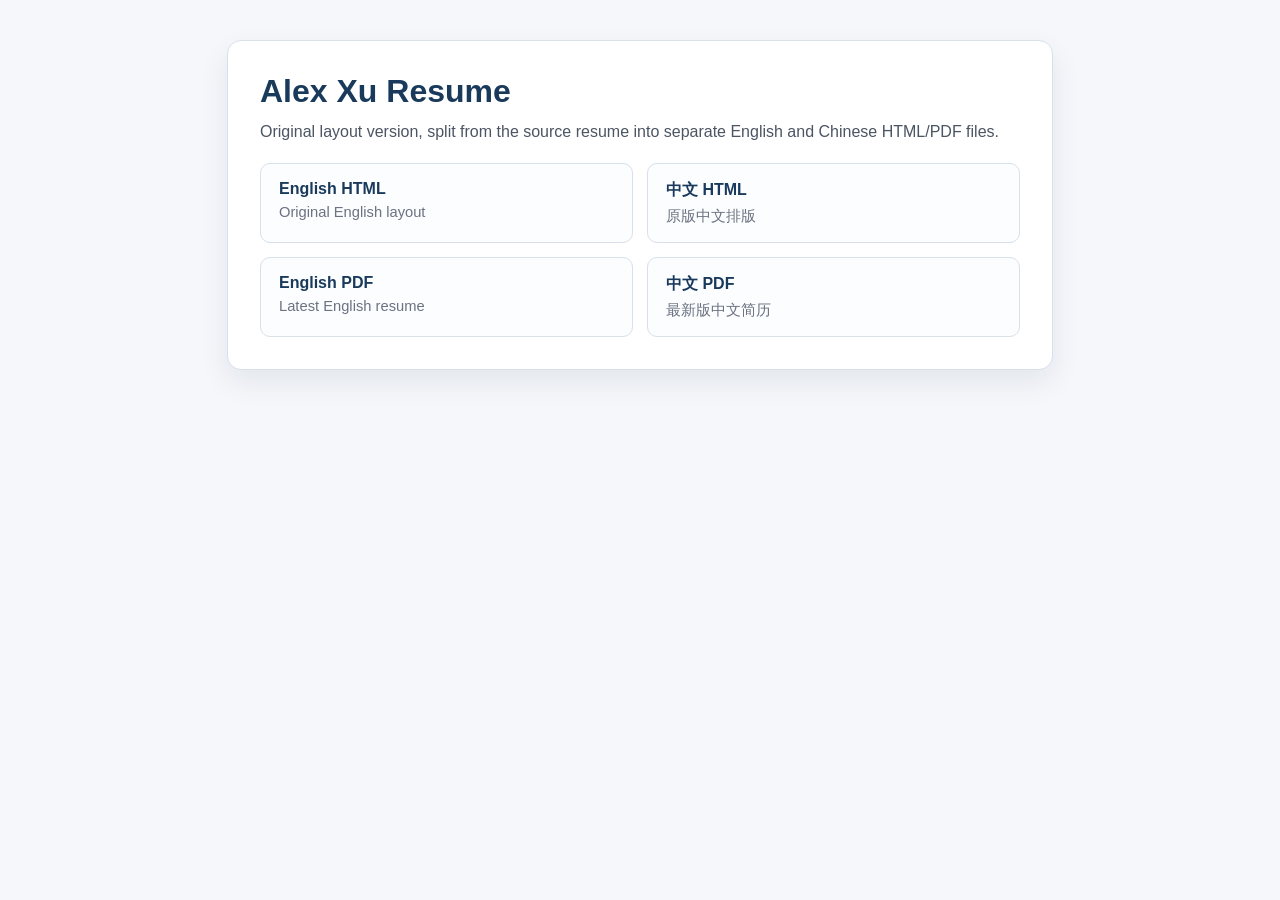
<file: index.html>
<!DOCTYPE html>
<html lang="en">
<head>
<meta charset="UTF-8">
<meta name="viewport" content="width=device-width, initial-scale=1.0">
<title>Alex Xu Resume</title>
<style>
  body {
    margin: 0;
    padding: 40px 20px;
    font-family: "Segoe UI", "Microsoft YaHei", sans-serif;
    color: #1f2937;
    background: #f5f7fb;
  }
  .wrap {
    max-width: 760px;
    margin: 0 auto;
    background: #fff;
    border: 1px solid #d8e0ea;
    border-radius: 14px;
    padding: 32px;
    box-shadow: 0 12px 30px rgba(15, 23, 42, 0.08);
  }
  h1 {
    margin: 0 0 8px;
    color: #1a3a5c;
    font-size: 2rem;
  }
  p {
    margin: 0 0 18px;
    color: #4b5563;
    line-height: 1.7;
  }
  .links {
    display: grid;
    grid-template-columns: 1fr 1fr;
    gap: 14px;
  }
  a {
    display: block;
    padding: 16px 18px;
    border: 1px solid #d8e0ea;
    border-radius: 10px;
    color: #1a3a5c;
    text-decoration: none;
    background: #fbfdff;
    font-weight: 600;
  }
  a span {
    display: block;
    margin-top: 6px;
    color: #6b7280;
    font-size: 0.92rem;
    font-weight: 400;
  }
  @media (max-width: 700px) {
    .links { grid-template-columns: 1fr; }
  }
</style>
</head>
<body>
  <div class="wrap">
    <h1>Alex Xu Resume</h1>
    <p>Original layout version, split from the source resume into separate English and Chinese HTML/PDF files.</p>
    <div class="links">
      <a href="./resume-en.html">English HTML<span>Original English layout</span></a>
      <a href="./resume-zh.html">中文 HTML<span>原版中文排版</span></a>
      <a href="./pdf/Alex-Xu-Resume-EN.pdf">English PDF<span>Latest English resume</span></a>
      <a href="./pdf/Alex-Xu-Resume-ZH.pdf">中文 PDF<span>最新版中文简历</span></a>
    </div>
  </div>
</body>
</html>
</file>
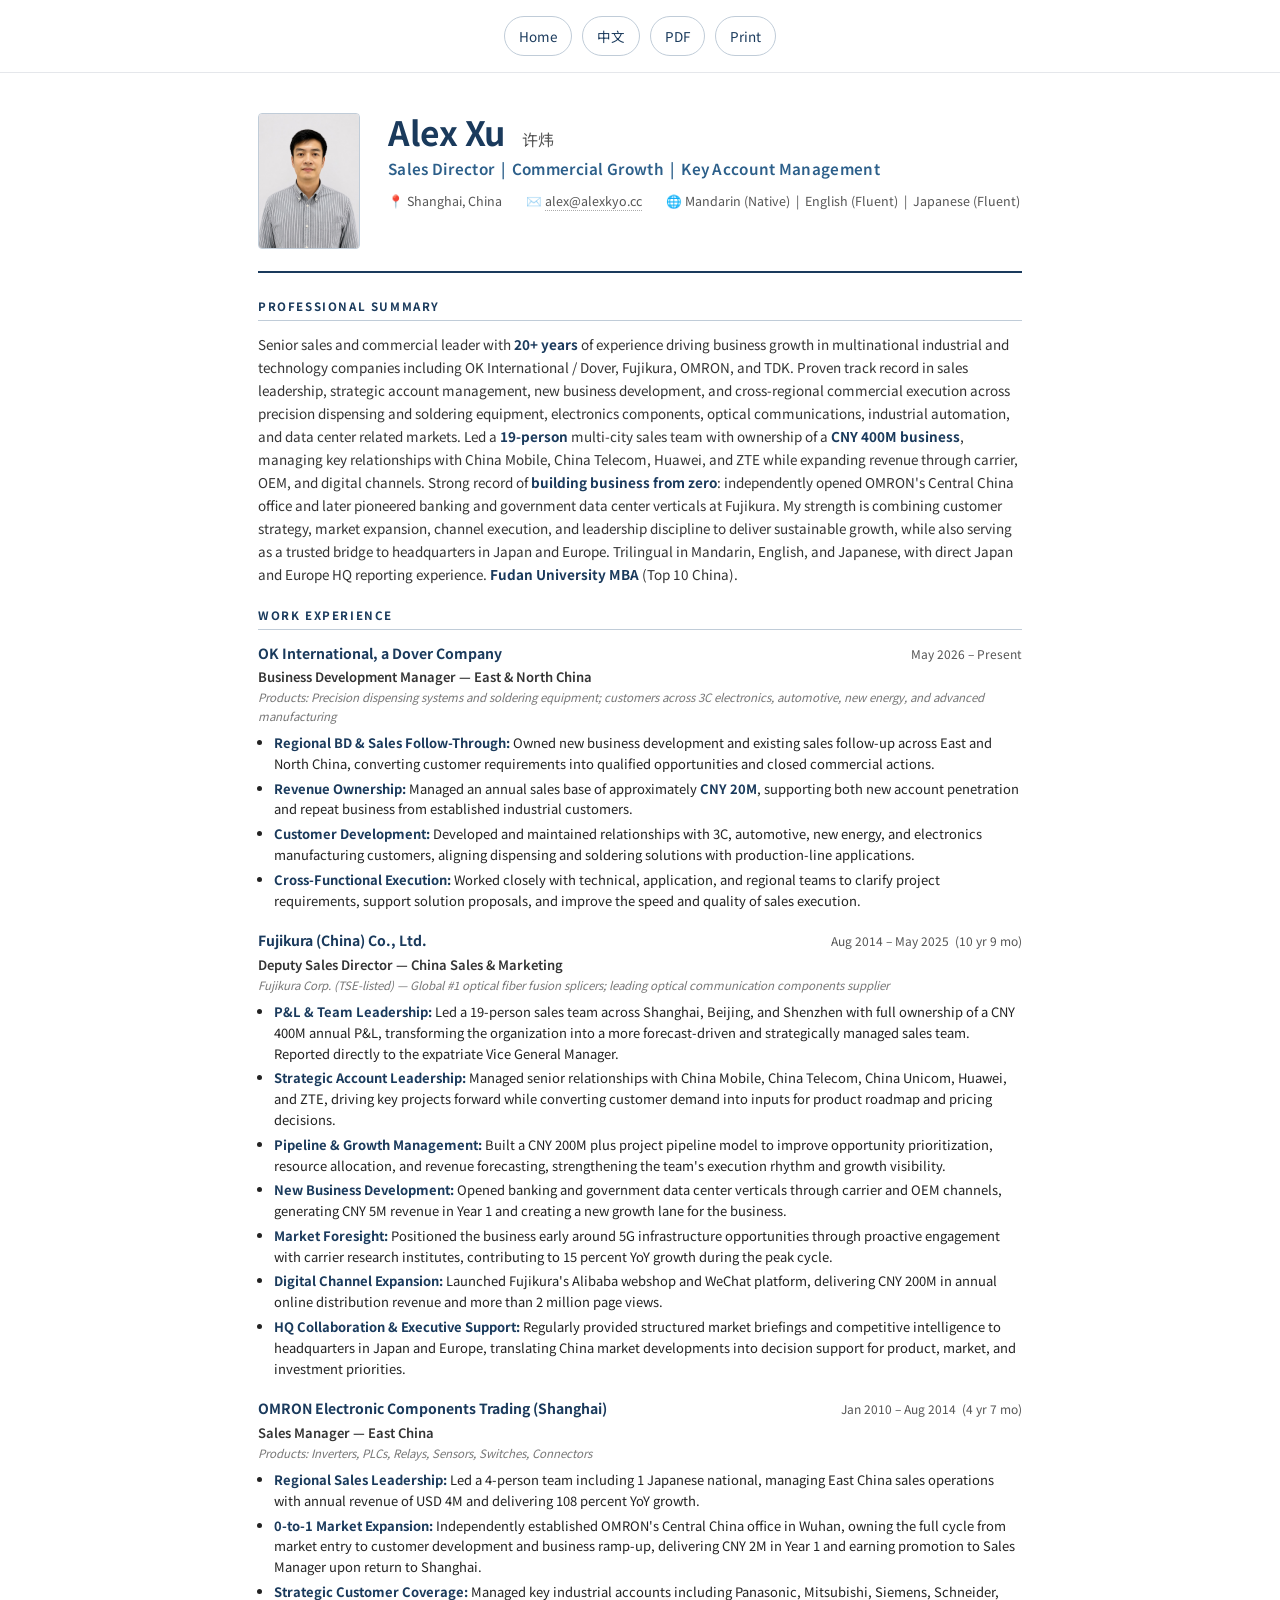
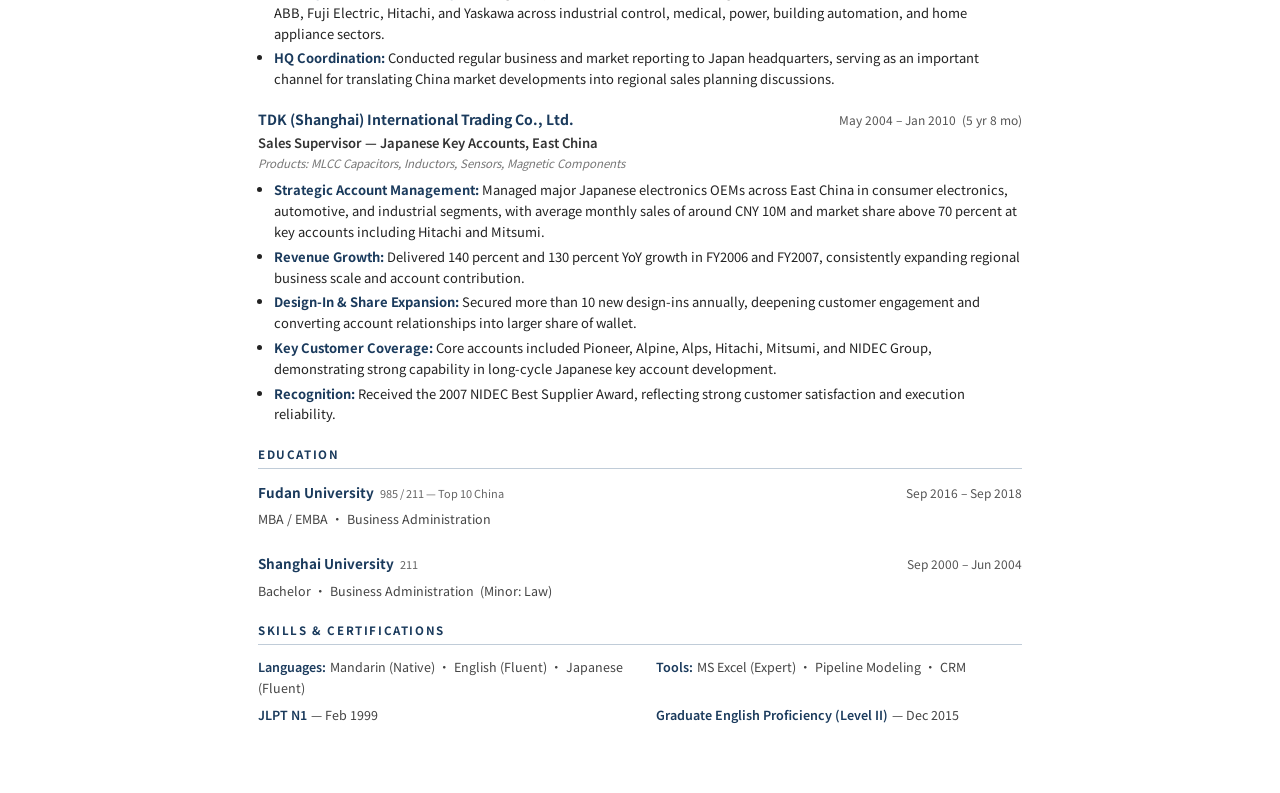
<file: resume-en.html>
<!DOCTYPE html>
<html lang="en">
<head>
<meta charset="UTF-8">
<meta name="viewport" content="width=device-width, initial-scale=1.0">
<title>Alex Xu — Resume (English)</title>
<link rel="preconnect" href="https://fonts.googleapis.com">
<link rel="stylesheet" href="https://fonts.googleapis.com/css2?family=Fira+Code:wght@400;500;600;700&family=Noto+Sans+SC:wght@400;500;700&display=swap">
<style>
  :root {
    --accent: #1a3a5c;
    --accent-light: #2c5f8a;
    --rule: #c0ccd8;
    --muted: #555;
    --body-font: Aptos, 'Segoe UI', 'Noto Sans SC', 'Microsoft YaHei', Arial, sans-serif;
    --page-width: 860px;
  }
  * { box-sizing: border-box; margin: 0; padding: 0; }
  body {
    font-family: var(--body-font);
    font-size: 13.5px;
    line-height: 1.65;
    color: #222;
    background: #fff;
  }
  .toolbar {
    position: sticky;
    top: 0;
    z-index: 10;
    display: flex;
    gap: 10px;
    justify-content: center;
    padding: 16px;
    background: rgba(255,255,255,0.92);
    border-bottom: 1px solid #e5e7eb;
  }
  .toolbar a,
  .toolbar button {
    font: inherit;
    color: var(--accent);
    border: 1px solid var(--rule);
    background: #fff;
    border-radius: 999px;
    padding: 8px 14px;
    text-decoration: none;
    cursor: pointer;
  }
  .page {
    max-width: var(--page-width);
    margin: 0 auto;
    padding: 40px 48px 48px;
  }
  .header {
    display: flex;
    align-items: flex-start;
    gap: 28px;
    padding-bottom: 22px;
    border-bottom: 2px solid var(--accent);
    margin-bottom: 24px;
  }
  .header-photo {
    width: 102px;
    height: 136px;
    object-fit: cover;
    object-position: center top;
    border-radius: 4px;
    border: 1px solid var(--rule);
    flex-shrink: 0;
  }
  .header-info { flex: 1; }
  .header-name {
    font-size: 2.1rem;
    font-weight: 700;
    color: var(--accent);
    letter-spacing: -0.5px;
    line-height: 1.15;
  }
  .header-name span {
    font-family:'等距更纱黑体 SC','Sarasa Mono SC','Noto Sans SC','Microsoft YaHei',sans-serif;
    font-size:1rem;
    font-weight:400;
    color: var(--muted);
    margin-left: 10px;
    letter-spacing: 0;
  }
  .header-title {
    font-size: 0.95rem;
    color: var(--accent-light);
    font-weight: 600;
    margin: 4px 0 10px;
    letter-spacing: 0.3px;
  }
  .header-meta {
    display: flex;
    flex-wrap: wrap;
    gap: 6px 24px;
    font-size: 12.5px;
    color: var(--muted);
  }
  .header-meta a { color: var(--muted); text-decoration: none; border-bottom: 1px dotted #aaa; }
  .section { margin-bottom: 20px; }
  .section-title {
    font-size: 0.72rem;
    font-weight: 700;
    letter-spacing: 1.6px;
    text-transform: uppercase;
    color: var(--accent);
    border-bottom: 1px solid var(--rule);
    padding-bottom: 4px;
    margin-bottom: 12px;
  }
  .summary p {
    font-size: 13.5px;
    color: #333;
    line-height: 1.7;
  }
  .summary strong { color: var(--accent); }
  .tags {
    display: block;
    line-height: 2;
    color: #333;
    font-size: 12.5px;
  }
  .tag {
    display: inline;
  }
  .tag + .tag::before {
    content: ' · ';
    color: #999;
    padding: 0 2px;
  }
  .job { margin-bottom: 18px; }
  .job-header {
    display: flex;
    justify-content: space-between;
    align-items: baseline;
    flex-wrap: wrap;
    gap: 4px;
  }
  .job-company {
    font-size: 14px;
    font-weight: 700;
    color: var(--accent);
  }
  .job-dates {
    font-size: 12px;
    color: var(--muted);
    white-space: nowrap;
  }
  .job-title {
    font-size: 13px;
    font-weight: 600;
    color: #333;
    margin: 1px 0;
  }
  .job-context {
    font-size: 11.5px;
    color: #777;
    font-style: italic;
    margin-bottom: 7px;
  }
  .job ul { padding-left: 16px; }
  .job li {
    margin-bottom: 4px;
    font-size: 13px;
    line-height: 1.6;
  }
  .job li strong { color: #1a3a5c; }
  .edu-row {
    display: flex;
    justify-content: space-between;
    align-items: baseline;
    flex-wrap: wrap;
    margin-bottom: 6px;
  }
  .edu-school { font-weight: 700; color: var(--accent); font-size: 13.5px; }
  .edu-dates { font-size: 12px; color: var(--muted); }
  .edu-degree { font-size: 12.5px; color: #444; }
  .skills-grid {
    display: grid;
    grid-template-columns: 1fr 1fr;
    gap: 6px 32px;
    font-size: 12.5px;
  }
  .skills-grid dt { font-weight: 600; color: var(--accent); display: inline; }
  .skills-grid dd { display: inline; color: #444; margin-left: 4px; }
  .skills-grid dl { margin: 0; }
  @media print {
    body { font-size: 12.5px; }
    .toolbar { display: none; }
    .page { padding: 28px 36px; }
    a { color: inherit !important; border-bottom: none !important; }
  }
</style>
</head>
<body>
<div class="toolbar">
  <a href="./index.html">Home</a>
  <a href="./resume-zh.html">中文</a>
  <a href="./pdf/Alex-Xu-Resume-EN.pdf">PDF</a>
  <button type="button" data-print>Print</button>
</div>

<div class="page">
<header class="header">
  <img class="header-photo"
       src="./profile-photo.jpg"
       alt="Alex Xu photo"
       onerror="this.style.display='none'">
  <div class="header-info">
    <div class="header-name">Alex Xu <span>许炜</span></div>
    <div class="header-title">Sales Director &nbsp;|&nbsp; Commercial Growth &nbsp;|&nbsp; Key Account Management</div>
    <div class="header-meta">
      <span>📍 Shanghai, China</span>
      <span>✉️ <a href="mailto:alex@alexkyo.cc">alex@alexkyo.cc</a></span>
      <span>🌐 Mandarin (Native) &nbsp;|&nbsp; English (Fluent) &nbsp;|&nbsp; Japanese (Fluent)</span>
    </div>
  </div>
</header>

<section class="section summary">
  <div class="section-title">Professional Summary</div>
  <p>
    Senior sales and commercial leader with <strong>20+ years</strong> of experience driving business growth in multinational industrial and technology companies including OK International / Dover, Fujikura, OMRON, and TDK.
    Proven track record in sales leadership, strategic account management, new business development, and cross-regional commercial execution across precision dispensing and soldering equipment, electronics components, optical communications, industrial automation, and data center related markets.
    Led a <strong>19-person</strong> multi-city sales team with ownership of a <strong>CNY 400M business</strong>, managing key relationships with China Mobile, China Telecom, Huawei, and ZTE while expanding revenue through carrier, OEM, and digital channels.
    Strong record of <strong>building business from zero</strong>: independently opened OMRON's Central China office and later pioneered banking and government data center verticals at Fujikura.
    My strength is combining customer strategy, market expansion, channel execution, and leadership discipline to deliver sustainable growth, while also serving as a trusted bridge to headquarters in Japan and Europe.
    Trilingual in Mandarin, English, and Japanese, with direct Japan and Europe HQ reporting experience.
    <strong>Fudan University MBA</strong> (Top 10 China).
  </p>
</section>

<section class="section">
  <div class="section-title">Work Experience</div>

  <div class="job">
    <div class="job-header">
      <span class="job-company">OK International, a Dover Company</span>
      <span class="job-dates">May 2026 – Present</span>
    </div>
    <div class="job-title">Business Development Manager — East &amp; North China</div>
    <div class="job-context">Products: Precision dispensing systems and soldering equipment; customers across 3C electronics, automotive, new energy, and advanced manufacturing</div>
    <ul>
      <li><strong>Regional BD &amp; Sales Follow-Through:</strong> Owned new business development and existing sales follow-up across East and North China, converting customer requirements into qualified opportunities and closed commercial actions.</li>
      <li><strong>Revenue Ownership:</strong> Managed an annual sales base of approximately <strong>CNY 20M</strong>, supporting both new account penetration and repeat business from established industrial customers.</li>
      <li><strong>Customer Development:</strong> Developed and maintained relationships with 3C, automotive, new energy, and electronics manufacturing customers, aligning dispensing and soldering solutions with production-line applications.</li>
      <li><strong>Cross-Functional Execution:</strong> Worked closely with technical, application, and regional teams to clarify project requirements, support solution proposals, and improve the speed and quality of sales execution.</li>
    </ul>
  </div>

  <div class="job">
    <div class="job-header">
      <span class="job-company">Fujikura (China) Co., Ltd.</span>
      <span class="job-dates">Aug 2014 – May 2025 &nbsp;(10 yr 9 mo)</span>
    </div>
    <div class="job-title">Deputy Sales Director — China Sales &amp; Marketing</div>
    <div class="job-context">Fujikura Corp. (TSE-listed) — Global #1 optical fiber fusion splicers; leading optical communication components supplier</div>
    <ul>
      <li><strong>P&amp;L &amp; Team Leadership:</strong> Led a 19-person sales team across Shanghai, Beijing, and Shenzhen with full ownership of a CNY 400M annual P&amp;L, transforming the organization into a more forecast-driven and strategically managed sales team. Reported directly to the expatriate Vice General Manager.</li>
      <li><strong>Strategic Account Leadership:</strong> Managed senior relationships with China Mobile, China Telecom, China Unicom, Huawei, and ZTE, driving key projects forward while converting customer demand into inputs for product roadmap and pricing decisions.</li>
      <li><strong>Pipeline &amp; Growth Management:</strong> Built a CNY 200M plus project pipeline model to improve opportunity prioritization, resource allocation, and revenue forecasting, strengthening the team's execution rhythm and growth visibility.</li>
      <li><strong>New Business Development:</strong> Opened banking and government data center verticals through carrier and OEM channels, generating CNY 5M revenue in Year 1 and creating a new growth lane for the business.</li>
      <li><strong>Market Foresight:</strong> Positioned the business early around 5G infrastructure opportunities through proactive engagement with carrier research institutes, contributing to 15 percent YoY growth during the peak cycle.</li>
      <li><strong>Digital Channel Expansion:</strong> Launched Fujikura's Alibaba webshop and WeChat platform, delivering CNY 200M in annual online distribution revenue and more than 2 million page views.</li>
      <li><strong>HQ Collaboration &amp; Executive Support:</strong> Regularly provided structured market briefings and competitive intelligence to headquarters in Japan and Europe, translating China market developments into decision support for product, market, and investment priorities.</li>
    </ul>
  </div>

  <div class="job">
    <div class="job-header">
      <span class="job-company">OMRON Electronic Components Trading (Shanghai)</span>
      <span class="job-dates">Jan 2010 – Aug 2014 &nbsp;(4 yr 7 mo)</span>
    </div>
    <div class="job-title">Sales Manager — East China</div>
    <div class="job-context">Products: Inverters, PLCs, Relays, Sensors, Switches, Connectors</div>
    <ul>
      <li><strong>Regional Sales Leadership:</strong> Led a 4-person team including 1 Japanese national, managing East China sales operations with annual revenue of USD 4M and delivering 108 percent YoY growth.</li>
      <li><strong>0-to-1 Market Expansion:</strong> Independently established OMRON's Central China office in Wuhan, owning the full cycle from market entry to customer development and business ramp-up, delivering CNY 2M in Year 1 and earning promotion to Sales Manager upon return to Shanghai.</li>
      <li><strong>Strategic Customer Coverage:</strong> Managed key industrial accounts including Panasonic, Mitsubishi, Siemens, Schneider, ABB, Fuji Electric, Hitachi, and Yaskawa across industrial control, medical, power, building automation, and home appliance sectors.</li>
      <li><strong>HQ Coordination:</strong> Conducted regular business and market reporting to Japan headquarters, serving as an important channel for translating China market developments into regional sales planning discussions.</li>
    </ul>
  </div>

  <div class="job">
    <div class="job-header">
      <span class="job-company">TDK (Shanghai) International Trading Co., Ltd.</span>
      <span class="job-dates">May 2004 – Jan 2010 &nbsp;(5 yr 8 mo)</span>
    </div>
    <div class="job-title">Sales Supervisor — Japanese Key Accounts, East China</div>
    <div class="job-context">Products: MLCC Capacitors, Inductors, Sensors, Magnetic Components</div>
    <ul>
      <li><strong>Strategic Account Management:</strong> Managed major Japanese electronics OEMs across East China in consumer electronics, automotive, and industrial segments, with average monthly sales of around CNY 10M and market share above 70 percent at key accounts including Hitachi and Mitsumi.</li>
      <li><strong>Revenue Growth:</strong> Delivered 140 percent and 130 percent YoY growth in FY2006 and FY2007, consistently expanding regional business scale and account contribution.</li>
      <li><strong>Design-In &amp; Share Expansion:</strong> Secured more than 10 new design-ins annually, deepening customer engagement and converting account relationships into larger share of wallet.</li>
      <li><strong>Key Customer Coverage:</strong> Core accounts included Pioneer, Alpine, Alps, Hitachi, Mitsumi, and NIDEC Group, demonstrating strong capability in long-cycle Japanese key account development.</li>
      <li><strong>Recognition:</strong> Received the 2007 NIDEC Best Supplier Award, reflecting strong customer satisfaction and execution reliability.</li>
    </ul>
  </div>
</section>

<section class="section">
  <div class="section-title">Education</div>
  <div class="edu-row">
    <span class="edu-school">Fudan University &nbsp;<small style="font-weight:400;color:#666;font-size:11px;">985 / 211 — Top 10 China</small></span>
    <span class="edu-dates">Sep 2016 – Sep 2018</span>
  </div>
  <div class="edu-degree">MBA / EMBA · Business Administration</div>
  <br>
  <div class="edu-row">
    <span class="edu-school">Shanghai University &nbsp;<small style="font-weight:400;color:#666;font-size:11px;">211</small></span>
    <span class="edu-dates">Sep 2000 – Jun 2004</span>
  </div>
  <div class="edu-degree">Bachelor · Business Administration &nbsp;(Minor: Law)</div>
</section>

<section class="section">
  <div class="section-title">Skills &amp; Certifications</div>
  <div class="skills-grid">
    <dl><dt>Languages:</dt><dd>Mandarin (Native) · English (Fluent) · Japanese (Fluent)</dd></dl>
    <dl><dt>Tools:</dt><dd>MS Excel (Expert) · Pipeline Modeling · CRM</dd></dl>
    <dl><dt>JLPT N1</dt><dd>— Feb 1999</dd></dl>
    <dl><dt>Graduate English Proficiency (Level II)</dt><dd>— Dec 2015</dd></dl>
  </div>
</section>
</div>

<script src="./js/script.js"></script>
</body>
</html>
</file>
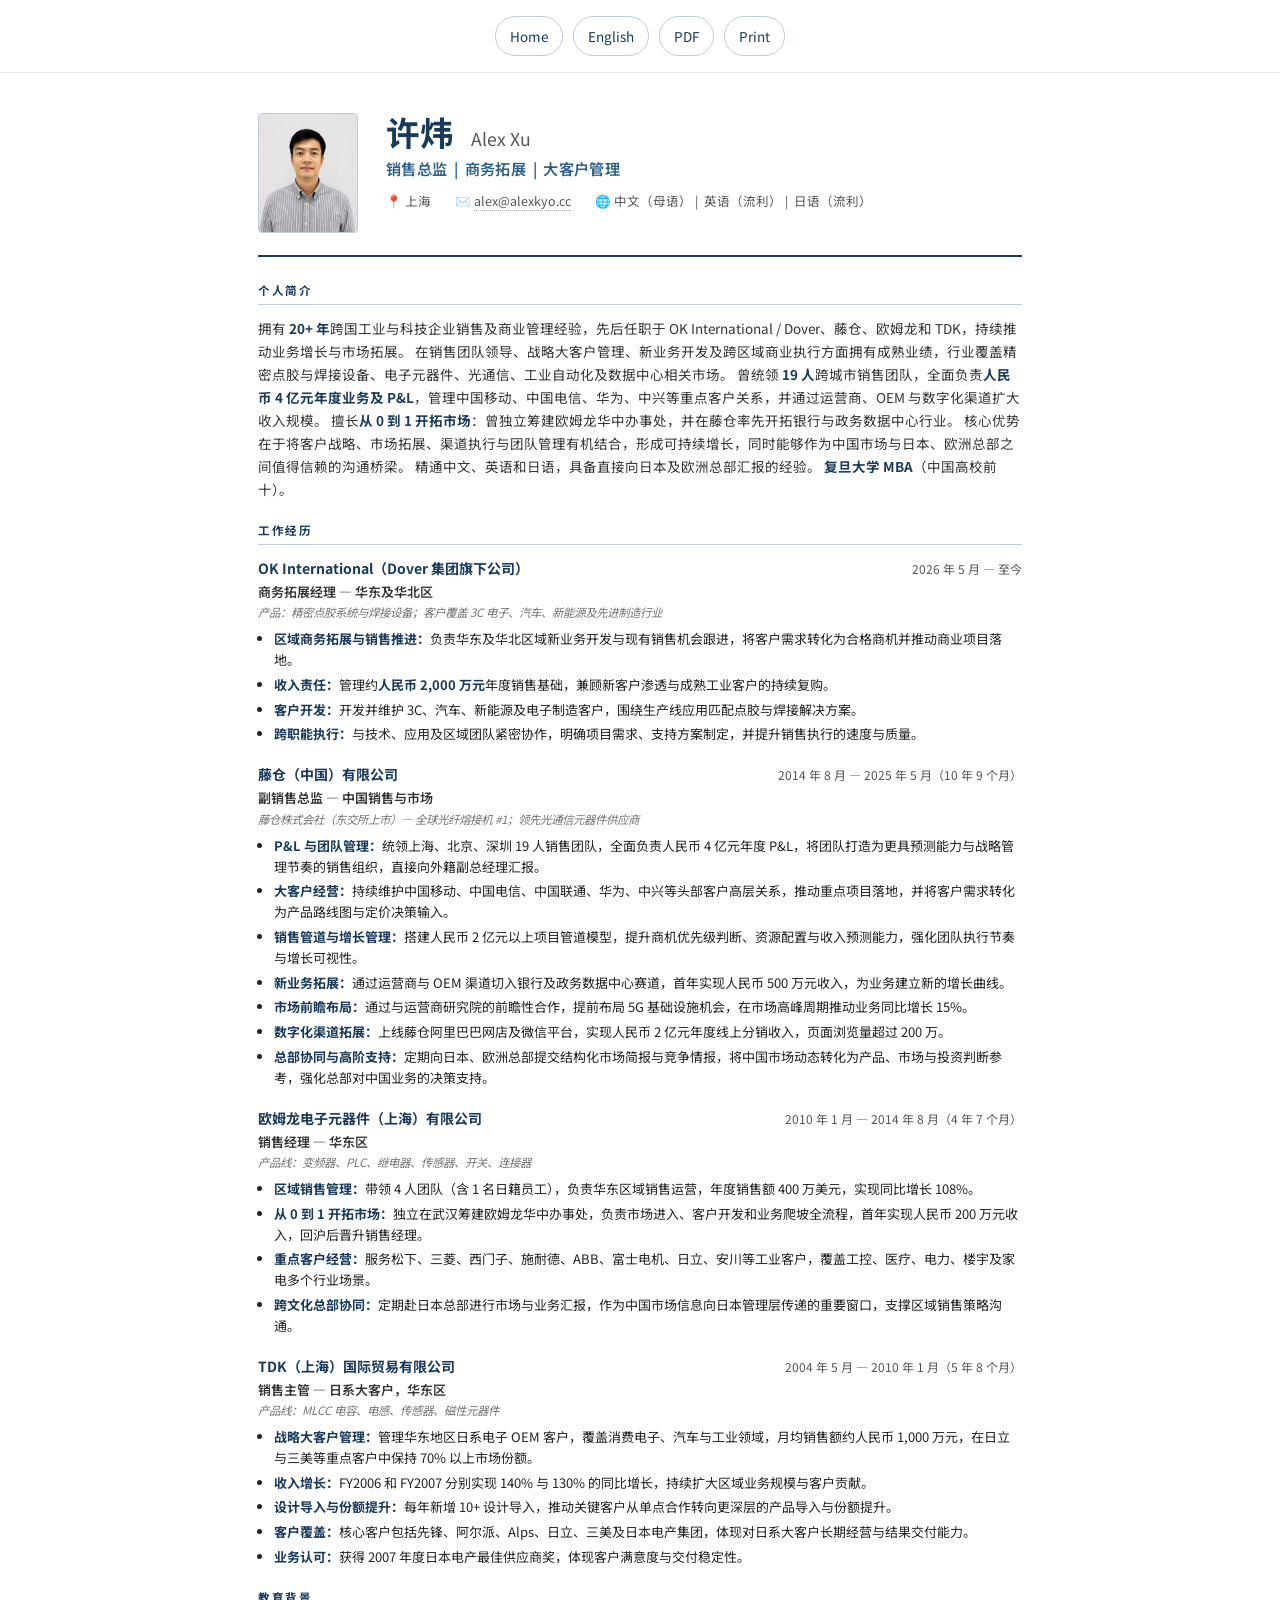
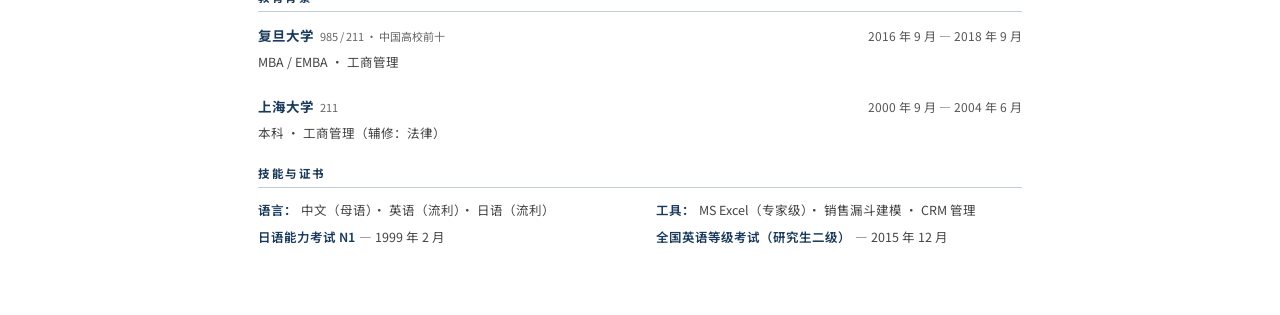
<file: resume-zh.html>
<!DOCTYPE html>
<html lang="zh-CN">
<head>
<meta charset="UTF-8">
<meta name="viewport" content="width=device-width, initial-scale=1.0">
<title>许炜 — 简历（中文）</title>
<link rel="preconnect" href="https://fonts.googleapis.com">
<link rel="stylesheet" href="https://fonts.googleapis.com/css2?family=Fira+Code:wght@400;500;600;700&family=Noto+Sans+SC:wght@400;500;700&display=swap">
<style>
  :root {
    --accent: #1a3a5c;
    --accent-light: #2c5f8a;
    --rule: #c0ccd8;
    --muted: #555;
    --page-width: 860px;
  }
  * { box-sizing: border-box; margin: 0; padding: 0; }
  body {
    font-family: '等距更纱黑体 SC', 'Sarasa Mono SC', 'Noto Sans SC', 'PingFang SC', 'Microsoft YaHei', sans-serif;
    font-size: 13.5px;
    line-height: 1.65;
    color: #222;
    background: #fff;
  }
  .toolbar {
    position: sticky;
    top: 0;
    z-index: 10;
    display: flex;
    gap: 10px;
    justify-content: center;
    padding: 16px;
    background: rgba(255,255,255,0.92);
    border-bottom: 1px solid #e5e7eb;
  }
  .toolbar a,
  .toolbar button {
    font: inherit;
    color: var(--accent);
    border: 1px solid var(--rule);
    background: #fff;
    border-radius: 999px;
    padding: 8px 14px;
    text-decoration: none;
    cursor: pointer;
  }
  .page {
    max-width: var(--page-width);
    margin: 0 auto;
    padding: 40px 48px 48px;
  }
  .header {
    display: flex;
    align-items: flex-start;
    gap: 28px;
    padding-bottom: 22px;
    border-bottom: 2px solid var(--accent);
    margin-bottom: 24px;
  }
  .header-photo {
    width: 100px;
    height: 120px;
    object-fit: cover;
    object-position: top center;
    border-radius: 4px;
    border: 1px solid var(--rule);
    flex-shrink: 0;
  }
  .header-info { flex: 1; }
  .header-name {
    font-size: 2.1rem;
    font-weight: 700;
    color: var(--accent);
    letter-spacing: -0.5px;
    line-height: 1.15;
  }
  .header-name span {
    font-size: 1.1rem;
    font-weight: 400;
    color: var(--muted);
    margin-left: 10px;
    letter-spacing: 0;
  }
  .header-title {
    font-size: 0.95rem;
    color: var(--accent-light);
    font-weight: 600;
    margin: 4px 0 10px;
    letter-spacing: 0.3px;
  }
  .header-meta {
    display: flex;
    flex-wrap: wrap;
    gap: 6px 24px;
    font-size: 12.5px;
    color: var(--muted);
  }
  .header-meta a { color: var(--muted); text-decoration: none; border-bottom: 1px dotted #aaa; }
  .section { margin-bottom: 20px; }
  .section-title {
    font-size: 0.72rem;
    font-weight: 700;
    letter-spacing: 1.6px;
    text-transform: uppercase;
    color: var(--accent);
    border-bottom: 1px solid var(--rule);
    padding-bottom: 4px;
    margin-bottom: 12px;
  }
  .summary p {
    font-size: 13.5px;
    color: #333;
    line-height: 1.7;
  }
  .summary strong { color: var(--accent); }
  .tags {
    display: block;
    line-height: 2;
    color: #333;
    font-size: 12.5px;
  }
  .tag { display: inline; }
  .tag + .tag::before {
    content: ' · ';
    color: #999;
    padding: 0 2px;
  }
  .job { margin-bottom: 18px; }
  .job-header {
    display: flex;
    justify-content: space-between;
    align-items: baseline;
    flex-wrap: wrap;
    gap: 4px;
  }
  .job-company {
    font-size: 14px;
    font-weight: 700;
    color: var(--accent);
  }
  .job-dates {
    font-size: 12px;
    color: var(--muted);
    white-space: nowrap;
  }
  .job-title {
    font-size: 13px;
    font-weight: 600;
    color: #333;
    margin: 1px 0;
  }
  .job-context {
    font-size: 11.5px;
    color: #777;
    font-style: italic;
    margin-bottom: 7px;
  }
  .job ul { padding-left: 16px; }
  .job li {
    margin-bottom: 4px;
    font-size: 13px;
    line-height: 1.6;
  }
  .job li strong { color: #1a3a5c; }
  .edu-row {
    display: flex;
    justify-content: space-between;
    align-items: baseline;
    flex-wrap: wrap;
    margin-bottom: 6px;
  }
  .edu-school { font-weight: 700; color: var(--accent); font-size: 13.5px; }
  .edu-dates { font-size: 12px; color: var(--muted); }
  .edu-degree { font-size: 12.5px; color: #444; }
  .skills-grid {
    display: grid;
    grid-template-columns: 1fr 1fr;
    gap: 6px 32px;
    font-size: 12.5px;
  }
  .skills-grid dt { font-weight: 600; color: var(--accent); display: inline; }
  .skills-grid dd { display: inline; color: #444; margin-left: 4px; }
  .skills-grid dl { margin: 0; }
  @media print {
    body { font-size: 12.5px; }
    .toolbar { display: none; }
    .page { padding: 28px 36px; }
    a { color: inherit !important; border-bottom: none !important; }
  }
</style>
</head>
<body>
<div class="toolbar">
  <a href="./index.html">Home</a>
  <a href="./resume-en.html">English</a>
  <a href="./pdf/Alex-Xu-Resume-ZH.pdf">PDF</a>
  <button type="button" data-print>Print</button>
</div>

<div class="page">
<header class="header">
  <img class="header-photo"
       src="./profile-photo.jpg"
       alt="许炜照片"
       onerror="this.style.display='none'">
  <div class="header-info">
    <div class="header-name">许炜 <span>Alex Xu</span></div>
    <div class="header-title">销售总监 &nbsp;|&nbsp; 商务拓展 &nbsp;|&nbsp; 大客户管理</div>
    <div class="header-meta">
      <span>📍 上海</span>
      <span>✉️ <a href="mailto:alex@alexkyo.cc">alex@alexkyo.cc</a></span>
      <span>🌐 中文（母语）&nbsp;|&nbsp; 英语（流利）&nbsp;|&nbsp; 日语（流利）</span>
    </div>
  </div>
</header>

<section class="section summary">
  <div class="section-title">个人简介</div>
  <p>
    拥有 <strong>20+ 年</strong>跨国工业与科技企业销售及商业管理经验，先后任职于 OK International / Dover、藤仓、欧姆龙和 TDK，持续推动业务增长与市场拓展。
    在销售团队领导、战略大客户管理、新业务开发及跨区域商业执行方面拥有成熟业绩，行业覆盖精密点胶与焊接设备、电子元器件、光通信、工业自动化及数据中心相关市场。
    曾统领 <strong>19 人</strong>跨城市销售团队，全面负责<strong>人民币 4 亿元年度业务及 P&amp;L</strong>，管理中国移动、中国电信、华为、中兴等重点客户关系，并通过运营商、OEM 与数字化渠道扩大收入规模。
    擅长<strong>从 0 到 1 开拓市场</strong>：曾独立筹建欧姆龙华中办事处，并在藤仓率先开拓银行与政务数据中心行业。
    核心优势在于将客户战略、市场拓展、渠道执行与团队管理有机结合，形成可持续增长，同时能够作为中国市场与日本、欧洲总部之间值得信赖的沟通桥梁。
    精通中文、英语和日语，具备直接向日本及欧洲总部汇报的经验。
    <strong>复旦大学 MBA</strong>（中国高校前十）。
  </p>
</section>

<section class="section">
  <div class="section-title">工作经历</div>

  <div class="job">
    <div class="job-header">
      <span class="job-company">OK International（Dover 集团旗下公司）</span>
      <span class="job-dates">2026 年 5 月 — 至今</span>
    </div>
    <div class="job-title">商务拓展经理 — 华东及华北区</div>
    <div class="job-context">产品：精密点胶系统与焊接设备；客户覆盖 3C 电子、汽车、新能源及先进制造行业</div>
    <ul>
      <li><strong>区域商务拓展与销售推进：</strong>负责华东及华北区域新业务开发与现有销售机会跟进，将客户需求转化为合格商机并推动商业项目落地。</li>
      <li><strong>收入责任：</strong>管理约<strong>人民币 2,000 万元</strong>年度销售基础，兼顾新客户渗透与成熟工业客户的持续复购。</li>
      <li><strong>客户开发：</strong>开发并维护 3C、汽车、新能源及电子制造客户，围绕生产线应用匹配点胶与焊接解决方案。</li>
      <li><strong>跨职能执行：</strong>与技术、应用及区域团队紧密协作，明确项目需求、支持方案制定，并提升销售执行的速度与质量。</li>
    </ul>
  </div>

  <div class="job">
    <div class="job-header">
      <span class="job-company">藤仓（中国）有限公司</span>
      <span class="job-dates">2014 年 8 月 — 2025 年 5 月（10 年 9 个月）</span>
    </div>
    <div class="job-title">副销售总监 — 中国销售与市场</div>
    <div class="job-context">藤仓株式会社（东交所上市）— 全球光纤熔接机 #1；领先光通信元器件供应商</div>
    <ul>
      <li><strong>P&amp;L 与团队管理：</strong>统领上海、北京、深圳 19 人销售团队，全面负责人民币 4 亿元年度 P&amp;L，将团队打造为更具预测能力与战略管理节奏的销售组织，直接向外籍副总经理汇报。</li>
      <li><strong>大客户经营：</strong>持续维护中国移动、中国电信、中国联通、华为、中兴等头部客户高层关系，推动重点项目落地，并将客户需求转化为产品路线图与定价决策输入。</li>
      <li><strong>销售管道与增长管理：</strong>搭建人民币 2 亿元以上项目管道模型，提升商机优先级判断、资源配置与收入预测能力，强化团队执行节奏与增长可视性。</li>
      <li><strong>新业务拓展：</strong>通过运营商与 OEM 渠道切入银行及政务数据中心赛道，首年实现人民币 500 万元收入，为业务建立新的增长曲线。</li>
      <li><strong>市场前瞻布局：</strong>通过与运营商研究院的前瞻性合作，提前布局 5G 基础设施机会，在市场高峰周期推动业务同比增长 15%。</li>
      <li><strong>数字化渠道拓展：</strong>上线藤仓阿里巴巴网店及微信平台，实现人民币 2 亿元年度线上分销收入，页面浏览量超过 200 万。</li>
      <li><strong>总部协同与高阶支持：</strong>定期向日本、欧洲总部提交结构化市场简报与竞争情报，将中国市场动态转化为产品、市场与投资判断参考，强化总部对中国业务的决策支持。</li>
    </ul>
  </div>

  <div class="job">
    <div class="job-header">
      <span class="job-company">欧姆龙电子元器件（上海）有限公司</span>
      <span class="job-dates">2010 年 1 月 — 2014 年 8 月（4 年 7 个月）</span>
    </div>
    <div class="job-title">销售经理 — 华东区</div>
    <div class="job-context">产品线：变频器、PLC、继电器、传感器、开关、连接器</div>
    <ul>
      <li><strong>区域销售管理：</strong>带领 4 人团队（含 1 名日籍员工），负责华东区域销售运营，年度销售额 400 万美元，实现同比增长 108%。</li>
      <li><strong>从 0 到 1 开拓市场：</strong>独立在武汉筹建欧姆龙华中办事处，负责市场进入、客户开发和业务爬坡全流程，首年实现人民币 200 万元收入，回沪后晋升销售经理。</li>
      <li><strong>重点客户经营：</strong>服务松下、三菱、西门子、施耐德、ABB、富士电机、日立、安川等工业客户，覆盖工控、医疗、电力、楼宇及家电多个行业场景。</li>
      <li><strong>跨文化总部协同：</strong>定期赴日本总部进行市场与业务汇报，作为中国市场信息向日本管理层传递的重要窗口，支撑区域销售策略沟通。</li>
    </ul>
  </div>

  <div class="job">
    <div class="job-header">
      <span class="job-company">TDK（上海）国际贸易有限公司</span>
      <span class="job-dates">2004 年 5 月 — 2010 年 1 月（5 年 8 个月）</span>
    </div>
    <div class="job-title">销售主管 — 日系大客户，华东区</div>
    <div class="job-context">产品线：MLCC 电容、电感、传感器、磁性元器件</div>
    <ul>
      <li><strong>战略大客户管理：</strong>管理华东地区日系电子 OEM 客户，覆盖消费电子、汽车与工业领域，月均销售额约人民币 1,000 万元，在日立与三美等重点客户中保持 70% 以上市场份额。</li>
      <li><strong>收入增长：</strong>FY2006 和 FY2007 分别实现 140% 与 130% 的同比增长，持续扩大区域业务规模与客户贡献。</li>
      <li><strong>设计导入与份额提升：</strong>每年新增 10+ 设计导入，推动关键客户从单点合作转向更深层的产品导入与份额提升。</li>
      <li><strong>客户覆盖：</strong>核心客户包括先锋、阿尔派、Alps、日立、三美及日本电产集团，体现对日系大客户长期经营与结果交付能力。</li>
      <li><strong>业务认可：</strong>获得 2007 年度日本电产最佳供应商奖，体现客户满意度与交付稳定性。</li>
    </ul>
  </div>
</section>

<section class="section">
  <div class="section-title">教育背景</div>
  <div class="edu-row">
    <span class="edu-school">复旦大学 &nbsp;<small style="font-weight:400;color:#666;font-size:11px;">985 / 211 · 中国高校前十</small></span>
    <span class="edu-dates">2016 年 9 月 — 2018 年 9 月</span>
  </div>
  <div class="edu-degree">MBA / EMBA · 工商管理</div>
  <br>
  <div class="edu-row">
    <span class="edu-school">上海大学 &nbsp;<small style="font-weight:400;color:#666;font-size:11px;">211</small></span>
    <span class="edu-dates">2000 年 9 月 — 2004 年 6 月</span>
  </div>
  <div class="edu-degree">本科 · 工商管理（辅修：法律）</div>
</section>

<section class="section">
  <div class="section-title">技能与证书</div>
  <div class="skills-grid">
    <dl><dt>语言：</dt><dd>中文（母语）· 英语（流利）· 日语（流利）</dd></dl>
    <dl><dt>工具：</dt><dd>MS Excel（专家级）· 销售漏斗建模 · CRM 管理</dd></dl>
    <dl><dt>日语能力考试 N1</dt><dd>— 1999 年 2 月</dd></dl>
    <dl><dt>全国英语等级考试（研究生二级）</dt><dd>— 2015 年 12 月</dd></dl>
  </div>
</section>
</div>

<script src="./js/script.js"></script>
</body>
</html>
</file>
